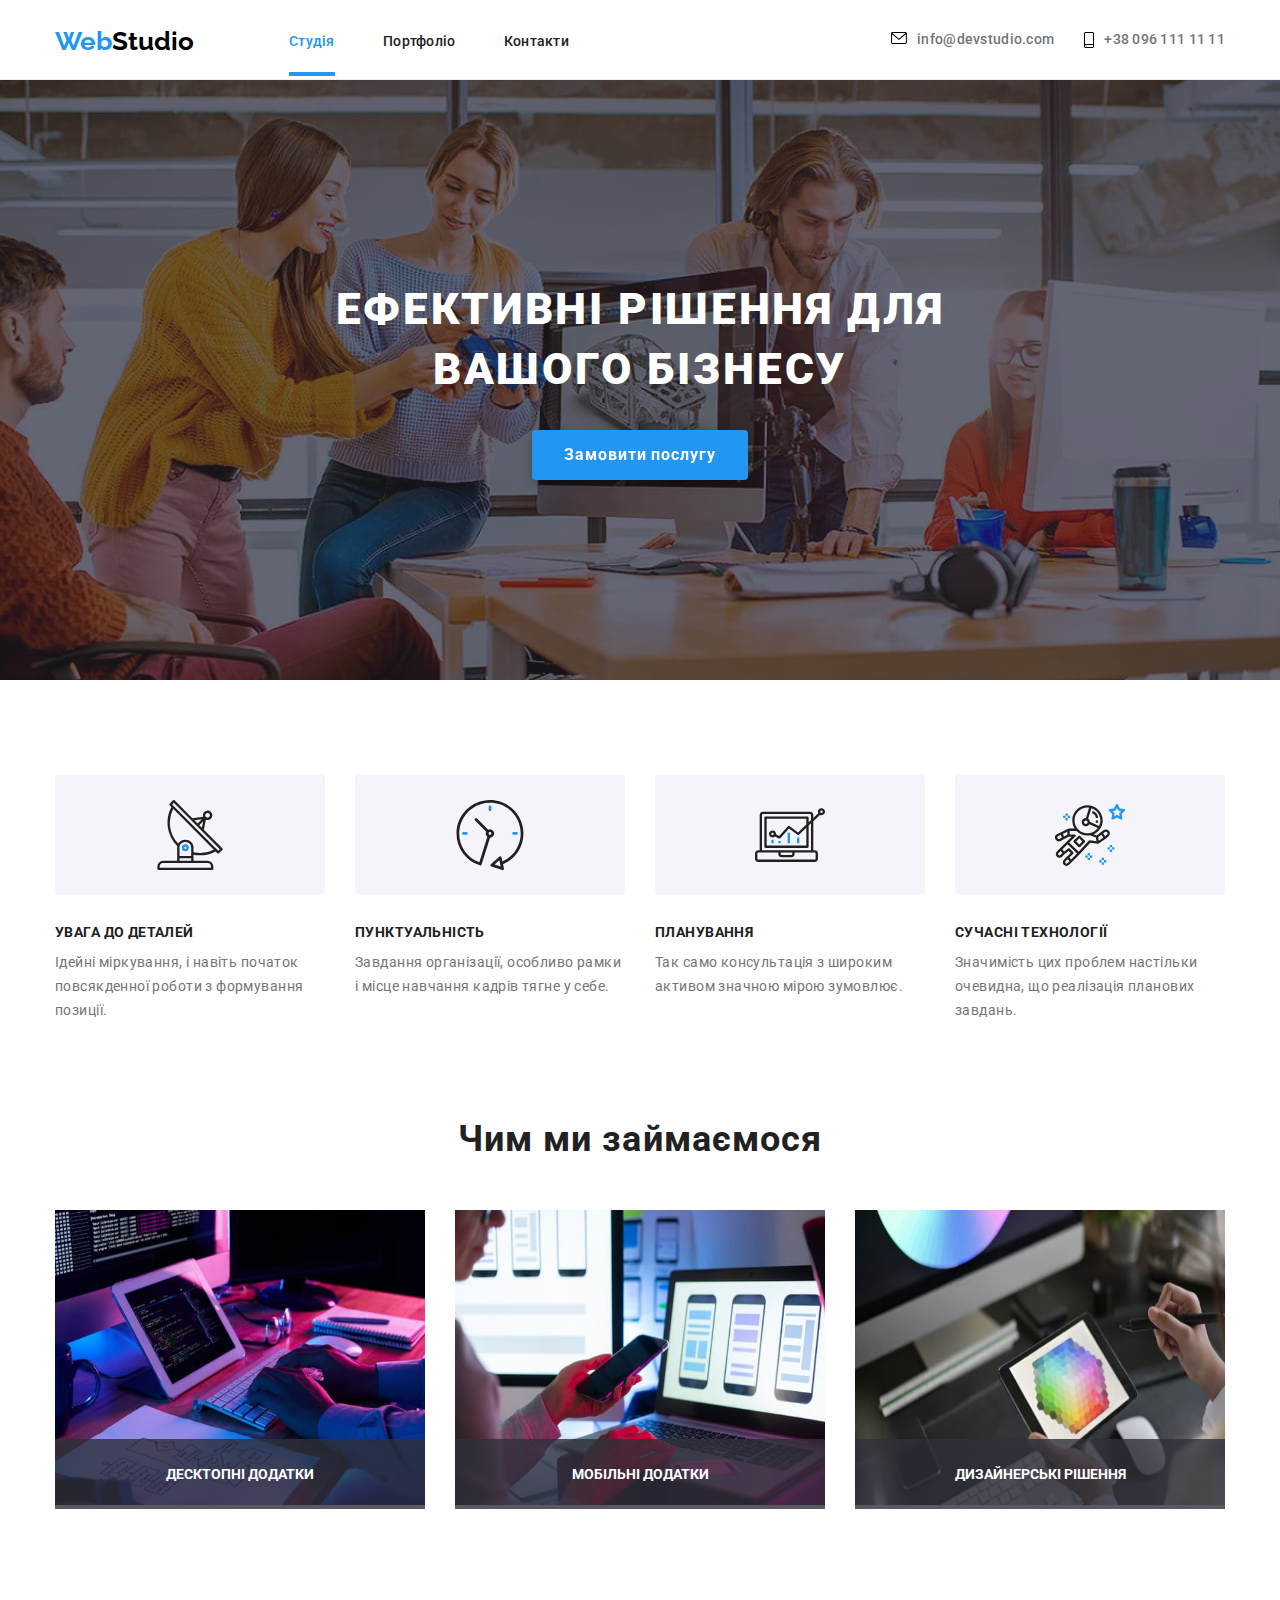
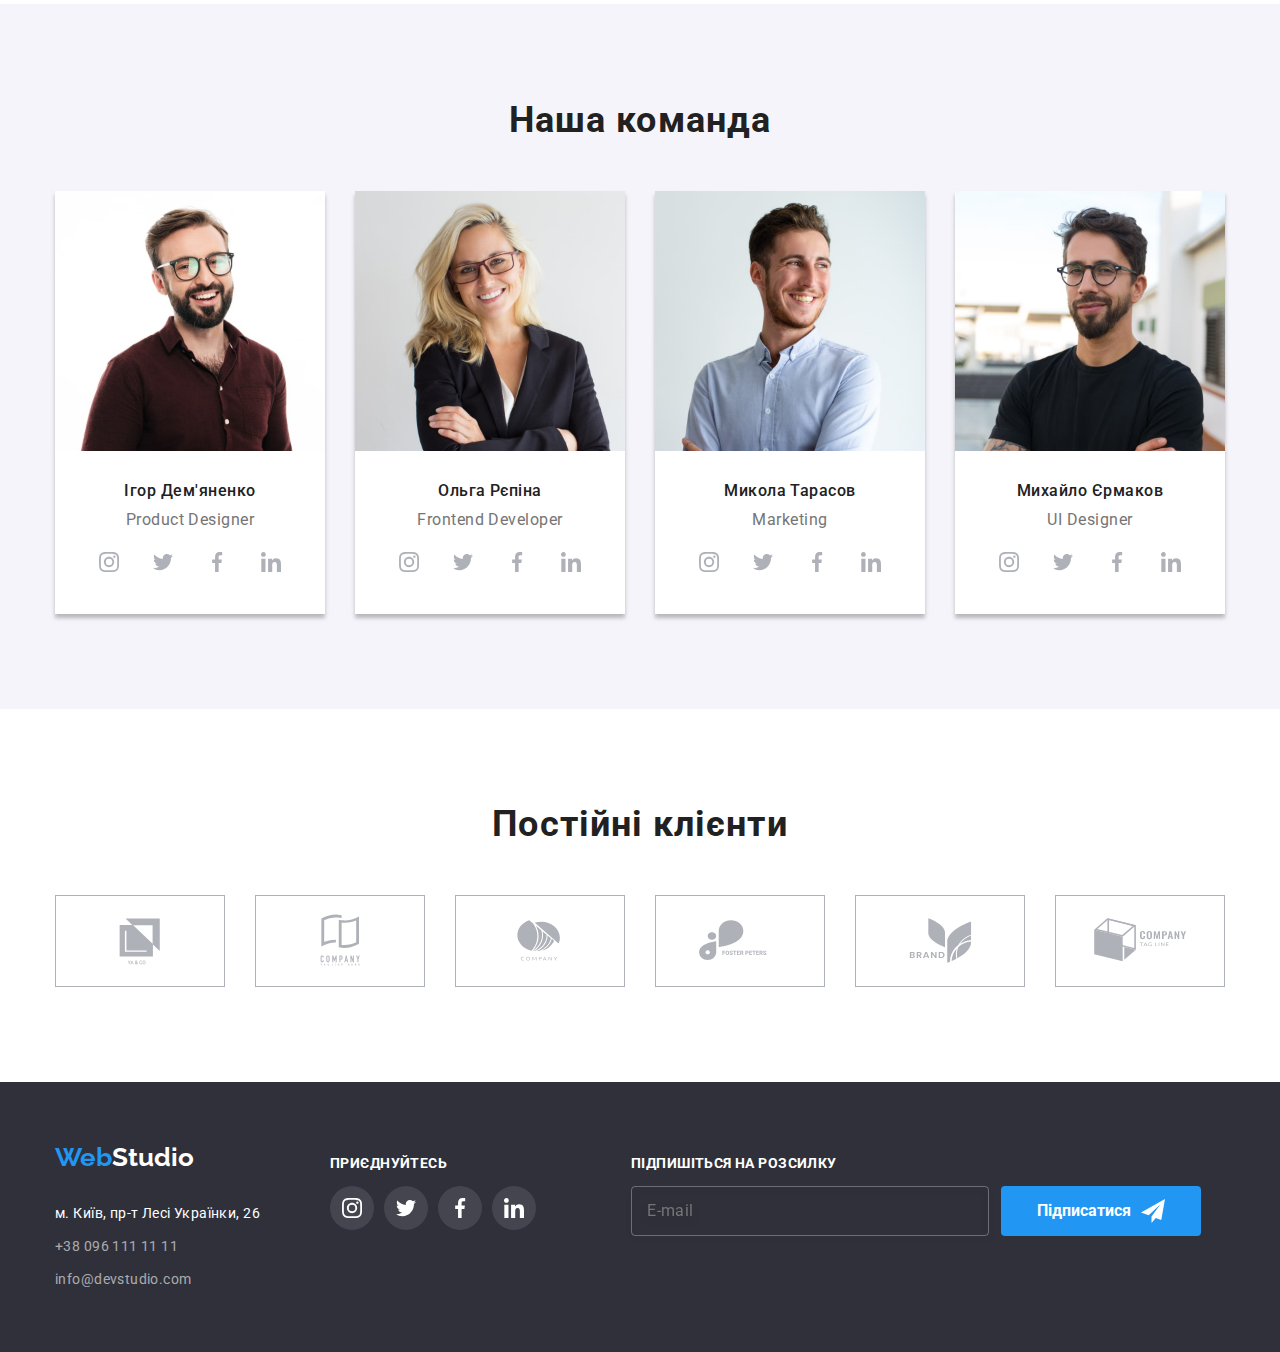
<file: index.html>
<!DOCTYPE html>
<html lang="en">
<head>
    <meta charset="UTF-8">
    <meta http-equiv="X-UA-Compatible" content="IE=edge">
    <meta name="viewport" content="width=device-width, initial-scale=1.0">
    <link
        href="https://fonts.googleapis.com/css2?family=Oleo+Script&family=Raleway:wght@700&family=Roboto:wght@400;500;700;900&display=swap"
        rel="stylesheet">
    <!-- Спочатку нормалізатор -->
    <link rel="stylesheet" href="https://cdnjs.cloudflare.com/ajax/libs/modern-normalize/1.0.0/modern-normalize.min.css" />
    <!-- Потім ваші стилі -->
    <link rel="stylesheet" href="./css/main.min.css">
    <title>Document</title>
</head>
<body>
    <!--верхняя линия-->
    <header class="header">
        <div class="container">
            <div class="header__container">                  
                <!--меню навігації-->
                <nav class="header__nav">
                    <a href="" class="logo logo__header"><span class="logo__web">Web</span>Studio</a>
                    <ul class="header__nav-list">
                        <li class="header__nav-item"><a href="" class="header__nav-link current">Студія</a></li>
                        <li class="header__nav-item"><a href="./portfolio.html" class="header__nav-link">Портфоліо</a></li>
                        <li class="header__nav-item"><a href="" class="header__nav-link">Контакти</a></li>
                    </ul>                        
                </nav>
                <div class="header__contact-container">
                    <a href="mailto:info@devstudio.com" class="email">
                        <svg width="16" height="12">
                            <use href="./images/symbol-defs.svg#icon-email"> </use>
                        </svg>
                        info@devstudio.com</a>
                    <a href="tel:+380961111111" class="phone">
                        <svg width="10" height="16">
                            <use href="./images/symbol-defs.svg#icon-smartphone"> </use>
                        </svg>
                    +38 096 111 11 11</a>
                </div>
            </div>
        </div>
    </header>
    <main class="main">
        <!--шапка-->
        <section class="first-section">
            <div class="container">
                <div class="first-section__container">
                    <h1 class="first-section__tittle">Ефективні рішення для вашого бізнесу</h1>
                    <button type="button" class="first-section__button button" data-modal-open>Замовити послугу</button>
                </div>                  
            </div>
        </section>
        <!--Особливості-->
        <section class="features">
            <div class="container">
                <ul class="features__list">
                    <li class="item">
                        <div class="features__item-container" width="270" height="120">
                            <svg width="70" height="70">
                                <use href="./images/symbol-defs.svg#icon-antenna-1"> </use>
                            </svg>
                        </div>
                        <!--Feature1-->                    
                        <h3 class="features__list-title">УВАГА ДО ДЕТАЛЕЙ</h3>
                        <p class="features__list-text">Ідейні міркування, і навіть початок повсякденної роботи з формування позиції.</p>
                    </li>
                    <li class="item">
                        <div class="features__item-container" width="270" height="120">
                            <svg width="70" height="70">
                                <use href="./images/symbol-defs.svg#icon-clock-1"> </use>
                            </svg>
                        </div>
                        <!--Feature2-->                    
                        <h3 class="features__list-title">ПУНКТУАЛЬНІСТЬ</h3>
                        <p class="features__list-text">Завдання організації, особливо рамки і місце навчання кадрів тягне у себе.</p>            
                    </li>
                    <li class="item">
                        <div class="features__item-container" width="270" height="120">
                            <svg width="70" height="70">
                                <use href="./images/symbol-defs.svg#icon-diagram-1"> </use>
                            </svg>
                        </div>
                        <!--Feature3-->         
                        <h3 class="features__list-title">ПЛАНУВАННЯ</h3>
                        <p class="features__list-text">Так само консультація з широким активом значною мірою зумовлює.</p>         
                    </li>
                    <li class="item">
                        <div class="features__item-container" width="270" height="120">
                            <svg width="70" height="70">
                                <use href="./images/symbol-defs.svg#icon-astronaut-1"> </use>
                            </svg>
                        </div>
                        <!--Feature4-->
                        <h3 class="features__list-title">СУЧАСНІ ТЕХНОЛОГІЇ</h3>
                        <p class="features__list-text">Значимість цих проблем настільки очевидна, що реалізація планових завдань.</p>
                    </li>
                </ul> 
            </div>
        </section>
        <!--Чим ми займаємось-->
        <section class="about">
            <div class="container">
                <h2 class="about__head">Чим ми займаємося</h2>
                <ul class="about__list">
                    <li class="about__item">
                        <img src="images/Box1.jpg" width="370" height="295" alt="чим ми займаємось, рисунок 1">
                        <p class="about__cart-text">Десктопні додатки</p>
                    </li>
                    <li class="about__item">
                        <img src="images/Box2.jpg" width="370" height="295" alt="чим ми займаємось, рисунок 2">
                        <p class="about__cart-text">Мобільні додатки</p>
                    </li>
                    <li class="about__item">
                        <img src="images/Box3.jpg" width="370" height="295" alt="чим ми займаємось, рисунок 3">
                        <p class="about__cart-text">Дизайнерські рішення</p>
                    </li>
                </ul>
            </div>
        </section>
        <!--Наша команда-->
        <section class="team">
            <div class="container">
                <h2 class="team__head">Наша команда</h2>
                <!--team-->
                <div>
                    <ul class="team__list">
                        <li class="team__card">
                            <!--team card 1--> 
                            <img src="images/team1.jpg" width="270" height="260" alt="працівник 1">
                            <div class="team__card-container">
                                <!--name-->
                                <p class="team__card-name">Ігор Дем'яненко</p>
                                <!--work-->
                                <p class="team__card-profession">Product Designer</p>
                                <ul class="team__card-social-list" width="206" height="44">
                                    <li class="social-link-item">
                                        <a href="" class="team__card-social-link">
                                            <svg width="20" height="20" class="team__social__icon">
                                                <use href="./images/symbol-defs.svg#icon-instagram"> </use>
                                            </svg>
                                        </a>
                                    </li>
                                    <li class="social-link-item">
                                        <a href="" class="team__card-social-link">
                                            <svg width="20" height="20" class="team__social__icon">
                                                <use href="./images/symbol-defs.svg#icon-twitter"> </use>
                                            </svg>
                                        </a>
                                    </li>
                                    <li class="social-link-item">
                                        <a href="" class="team__card-social-link">
                                            <svg width="20" height="20" class="team__social__icon">
                                                <use href="./images/symbol-defs.svg#icon-facebook"> </use>
                                            </svg>
                                        </a>
                                    </li>
                                    <li class="social-link-item">
                                        <a href="" class="team__card-social-link">
                                            <svg width="20" height="20" class="team__social__icon">
                                                <use href="./images/symbol-defs.svg#icon-linkedin"> </use>
                                            </svg>
                                        </a>
                                    </li>
                                </ul>                                
                            </div>
                        </li>
                        <li class="team__card">
                            <!--team card 2-->
                            <img src="images/team2.jpg" width="270" height="260" alt="працівник 2">
                            <div class="team__card-container">                                                                <!--name-->
                                <p class="team__card-name">Ольга Рєпіна</p>
                                <!--work-->
                                <p class="team__card-profession">Frontend Developer</p>
                                <ul class="team__card-social-list" width="206" height="44">
                                    <li class="social-link-item">
                                        <a href="" class="team__card-social-link">
                                            <svg width="20" height="20" class="team__social__icon">
                                                <use href="./images/symbol-defs.svg#icon-instagram"> </use>
                                            </svg>
                                        </a>
                                    </li>
                                    <li class="social-link-item">
                                        <a href="" class="team__card-social-link">
                                            <svg width="20" height="20" class="team__social__icon">
                                                <use href="./images/symbol-defs.svg#icon-twitter"> </use>
                                            </svg>
                                        </a>
                                    </li>
                                    <li class="social-link-item">
                                        <a href="" class="team__card-social-link">
                                            <svg width="20" height="20" class="team__social__icon">
                                                <use href="./images/symbol-defs.svg#icon-facebook"> </use>
                                            </svg>
                                        </a>
                                    </li>
                                    <li class="social-link-item">
                                        <a href="" class="team__card-social-link">
                                            <svg width="20" height="20" class="team__social__icon">
                                                <use href="./images/symbol-defs.svg#icon-linkedin"> </use>
                                            </svg>
                                        </a>
                                    </li>
                                </ul>                                
                            </div>
                        </li>
                        <li class="team__card">
                            <!--team card 3-->                                   
                            <img src="images/team3.jpg" width="270" height="260" alt="працівник 3">
                            <div class="team__card-container">
                                <!--name-->
                                <p class="team__card-name">Микола Тарасов</p>
                                <!--work-->
                                <p class="team__card-profession">Marketing</p> 
                                <ul class="team__card-social-list" width="206" height="44">
                                    <li class="social-link-item">
                                        <a href="" class="team__card-social-link">
                                            <svg width="20" height="20" class="team__social__icon">
                                                <use href="./images/symbol-defs.svg#icon-instagram"> </use>
                                            </svg>
                                        </a>
                                    </li>
                                    <li class="social-link-item">
                                        <a href="" class="team__card-social-link">
                                            <svg width="20" height="20" class="team__social__icon">
                                                <use href="./images/symbol-defs.svg#icon-twitter"> </use>
                                            </svg>
                                        </a>
                                    </li>
                                    <li class="social-link-item">
                                        <a href="" class="team__card-social-link">
                                            <svg width="20" height="20" class="team__social__icon">
                                                <use href="./images/symbol-defs.svg#icon-facebook"> </use>
                                            </svg>
                                        </a>
                                    </li>
                                    <li class="social-link-item">
                                        <a href="" class="team__card-social-link">
                                            <svg width="20" height="20" class="team__social__icon">
                                                <use href="./images/symbol-defs.svg#icon-linkedin"> </use>
                                            </svg>
                                        </a>
                                    </li>
                                </ul>                                
                            </div>
                        </li>
                        <li class="team__card">
                            <!--team card 4-->
                            <img src="images/team4.jpg" width="270" height="260" alt="працівник 4">
                            <div class="team__card-container">
                                <!--name-->
                                <p class="team__card-name">Михайло Єрмаков</p>
                                <!--work-->
                                <p class="team__card-profession">UI Designer</p>
                                <ul class="team__card-social-list" width="206" height="44">
                                    <li class="social-link-item">
                                        <a href="" class="team__card-social-link">
                                            <svg width="20" height="20" class="team__social__icon">
                                                <use href="./images/symbol-defs.svg#icon-instagram"> </use>
                                            </svg>
                                        </a>
                                    </li>
                                    <li class="social-link-item">
                                        <a href="" class="team__card-social-link">
                                            <svg width="20" height="20" class="team__social__icon">
                                                <use href="./images/symbol-defs.svg#icon-twitter"> </use>
                                            </svg>
                                        </a>
                                    </li>
                                    <li class="social-link-item">
                                        <a href="" class="team__card-social-link">
                                            <svg width="20" height="20" class="team__social__icon">
                                                <use href="./images/symbol-defs.svg#icon-facebook"> </use>
                                            </svg>
                                        </a>
                                    </li>
                                    <li class="social-link-item">
                                        <a href="" class="team__card-social-link">
                                            <svg width="20" height="20" class="team__social__icon">
                                                <use href="./images/symbol-defs.svg#icon-linkedin"> </use>
                                            </svg>
                                        </a>
                                    </li>
                                </ul>                                
                            </div>
                        </li>
                    </ul>
                </div>
            </div>
        </section>
        <!--Наші клієнти-->
        <section class="clients">
            <div class="container">
                <h2 class="clients__head">Постійні клієнти</h2>
                <ul class="clients__list">
                    <li class="clients__list__item">
                        <a href="" class="clients__list-link">
                        <svg width="41" height="46" class="clients__list-icon">
                            <use href="./images/symbol-defs.svg#icon-client-1"> </use>
                        </svg>
                        </a>
                    </li>
                    <li class="clients__list__item">
                        <a href="" class="clients__list-link">
                        <svg width="41" height="46" class="clients__list-icon">
                            <use href="./images/symbol-defs.svg#icon-client-2"> </use>
                        </svg>                        
                        </a>
                    </li>
                    <li class="clients__list__item">
                        <a href="" class="clients__list-link">
                        <svg width="41" height="46" class="clients__list-icon">
                            <use href="./images/symbol-defs.svg#icon-client-3"> </use>
                        </svg>                        
                        </a>
                    </li>
                    <li class="clients__list__item">
                        <a href="" class="clients__list-link">
                        <svg width="41" height="46" class="clients__list-icon">
                            <use href="./images/symbol-defs.svg#icon-client-4"> </use>
                        </svg>                        
                        </a>
                    </li>
                    <li class="clients__list__item">
                        <a href="" class="clients__list-link">
                        <svg width="41" height="46" class="clients__list-icon">
                            <use href="./images/symbol-defs.svg#icon-client-5"> </use>
                        </svg>                        
                        </a>
                    </li>
                    <li class="clients__list__item">
                        <a href="" class="clients__list-link">
                        <svg width="41" height="46" class="clients__list-icon">
                            <use href="./images/symbol-defs.svg#icon-client-6"> </use>
                        </svg>                        
                        </a>
                    </li>
                </ul>
            </div>            
        </section>
    </main>
    <!--підвал-->
    <footer class="footer">
        <div class="container">
            <div class="footer__container">
                <!--контакти-->
                <div class="footer__address-container">
                    <a href="" class="logo logo--footer"><span class="logo__web">Web</span>Studio</a>
                    <address class="footer__address">м. Київ, пр-т Лесі Українки, 26</address>
                    <a href="tel:+380961111111" class="footer__phone">+38 096 111 11 11</a>
                    <a href="mailto:info@devstudio.com" class="footer__mail">info@devstudio.com</a>    
                </div>
                <div class="footer__social-container">
                    <p class="footer__social-text">Приєднуйтесь</p>
                    <ul class="footer__social-list" width="206" height="44">                    
                        <li class="footer__item">
                            <a href="" class="footer__link-item">
                                <svg width="20" height="20" class="team__social__icon">
                                    <use href="./images/symbol-defs.svg#icon-instagram"> </use>
                                </svg>
                            </a>
                        </li>
                        <li class="footer__item">
                            <a href="" class="footer__link-item">
                                <svg width="20" height="20" class="team__social__icon">
                                    <use href="./images/symbol-defs.svg#icon-twitter"> </use>
                                </svg>
                            </a>
                        </li>
                        <li class="footer__item">
                            <a href="" class="footer__link-item">
                                <svg width="20" height="20" class="team__social__icon">
                                    <use href="./images/symbol-defs.svg#icon-facebook"> </use>
                                </svg>
                            </a>
                        </li>
                        <li class="footer__item">
                            <a href="" class="footer__link-item">
                                <svg width="20" height="20" class="team__social__icon">
                                    <use href="./images/symbol-defs.svg#icon-linkedin"> </use>
                                </svg>
                            </a>
                        </li>
                    </ul> 
                </div>
                <form name="footer-form" class="footer-form">
                    <label for="form-footer-label" class="footer-form__label footer__social-text">Підпишіться на розсилку</label>                    
                    <div class="footer-form__container">
                        <input 
                            type="text" 
                            name="form-footer-label" 
                            id="form-footer-label"
                            placeholder = "E-mail"
                            class="footer-form__input"
                        >
                        <button type="submit" class="footer-form__button button">Підписатися
                            <svg width="24" height="24" class="footer-form__icon">
                                <use href="./images/symbol-defs.svg#icon-send"> </use>
                            </svg>
                        </button>   
                    </div>
                </form>
            </div>
       </div>
    </footer>
    <!--Функционал модального окна-->
    <!--<div class="backdrop is-hidden" data-modal>-->
    <div class="backdrop is-hidden" data-modal>
        <div class="modal">
            <button type="button" class="modal__close" data-modal-close>
                <svg width="11" height="11" class="icon-close">
                    <use href="./images/symbol-defs.svg#icon-close"> </use>
                </svg>
            </button>
           
            <form name="form" class="form">
                                <h2 class="form__head">Залиште свої дані, ми вам передзвонимо</h2> 
                <label for="form-field-label" class="form__label">Ім'я</label>
                <div class="form__field">
                    <input class="form__field-input" id="user-name" type="text" name="user-name">
                    <svg width="13" height="13" class="form__field-icon">
                        <use href="./images/symbol-defs.svg#icon-user"> </use>
                    </svg>
                </div>

                <label for="user-phone" class="form__label">Телефон</label>
                <div class="form__field">
                    <input class="form__field-input" id="user-phone" type="text" name="user-phone">
                    <svg width="13" height="13" class="form__field-icon">
                        <use href="./images/symbol-defs.svg#icon-phone"> </use>
                    </svg>
                </div>

                <label for="user-email" class="form__label">Пошта</label>
                <div class="form__field">
                    <input class="form__field-input" id="user-email" type="text" name="user-email">
                    <svg width="13" height="13" class="form__field-icon">
                        <use href="./images/symbol-defs.svg#icon-email-black"> </use>
                    </svg>
                </div>

                <label for="user-comment" class="form__label">Комментар</label>
                <div class="form__field">
                    <textarea
                        class="form__field-textarea"
                        name="user-comment" 
                        id="user-comment" 
                        placeholder="Введіть текст"
                    ></textarea>
                </div>
                <div class="form__checkbox">                    
                    <input type="checkbox" name="terms-checkbox" id="terms-checkbox" class="form__checkbox-input">
                    <svg width="18" height="18" class="form__checkbox-icon">
                        <use href="./images/symbol-defs.svg#icon-check"> </use>
                    </svg>
                    <label for="terms-checkbox"  class="form__checkbox-label">Погоджуюся з розсилкою та приймаю <a href="" class="form__checkbox-link">Умови договору</a></label>
                </div>
                <button type="submit" class="form__field-button">Відправити</button>
            </form>
        </div>
    </div>
    <script src="./js/modal.js"></script>
</body>
</html>
</file>
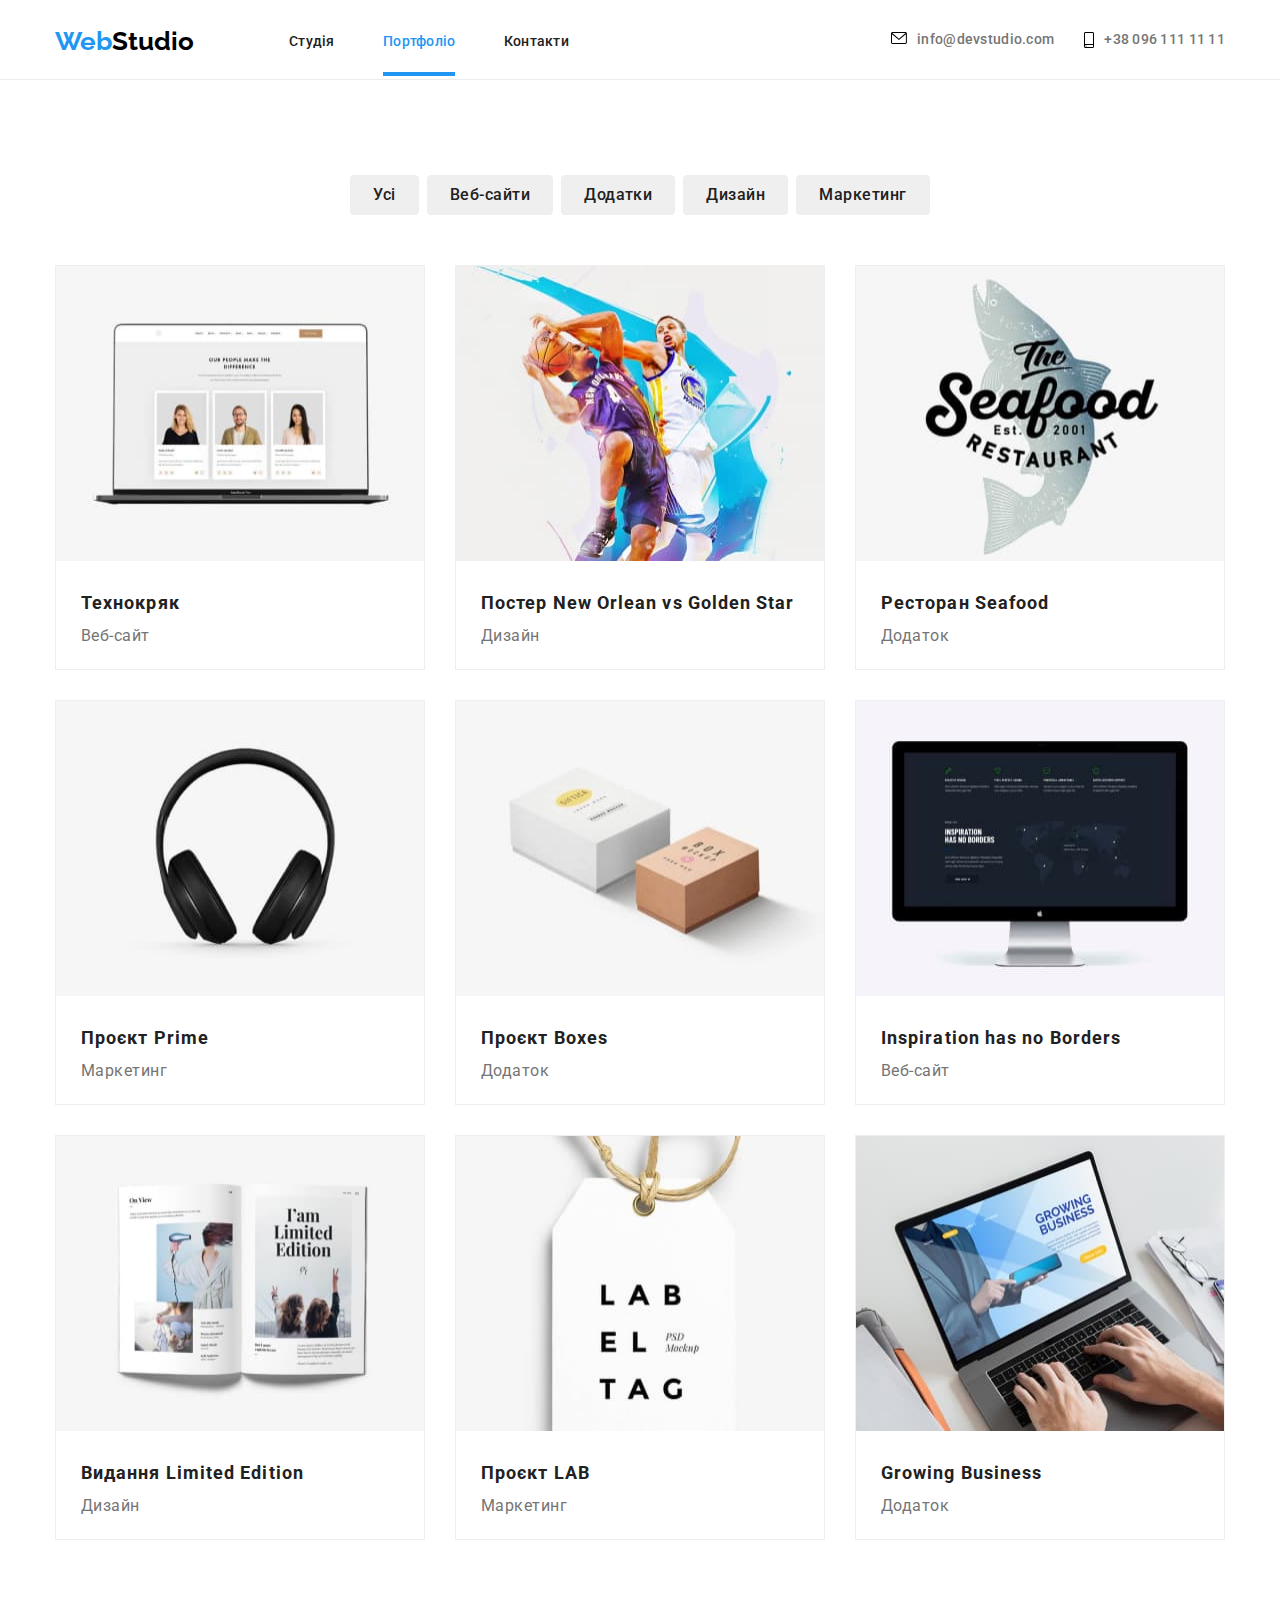
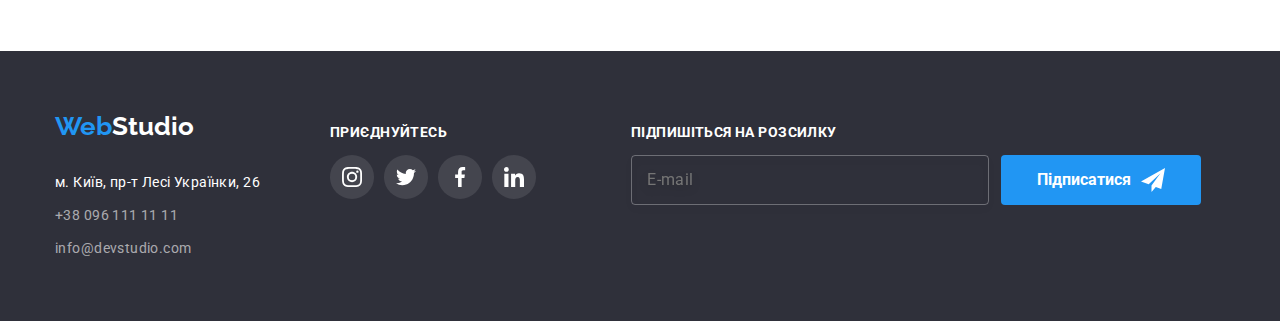
<file: portfolio.html>
<!DOCTYPE html>
<html lang="en">
<head>
    <meta charset="UTF-8">
    <meta http-equiv="X-UA-Compatible" content="IE=edge">
    <meta name="viewport" content="width=device-width, initial-scale=1.0">
    <link
        href="https://fonts.googleapis.com/css2?family=Oleo+Script&family=Raleway:wght@700&family=Roboto:wght@400;500;700;900&display=swap"
        rel="stylesheet">
    <!-- Спочатку нормалізатор -->
    <link rel="stylesheet"
        href="https://cdnjs.cloudflare.com/ajax/libs/modern-normalize/1.0.0/modern-normalize.min.css" />
    <!-- Потім ваші стилі -->
    <link rel="stylesheet" href="./css/main.min.css">
    <title>Document</title>
</head>
<body>
    <!--верхняя линия-->
    <header class="header">
        <div class="container">
            <div class="header__container">
                <!--меню навігації-->
                <nav class="header__nav">
                    <a href="" class="logo logo__header"><span class="logo__web">Web</span>Studio</a>
                    <ul class="header__nav-list">
                        <li class="header__nav-item"><a href="./index.html" class="header__nav-link">Студія</a></li>
                        <li class="header__nav-item"><a href="#" class="header__nav-link  current">Портфоліо</a></li>
                        <li class="header__nav-item"><a href="#" class="header__nav-link">Контакти</a></li>
                    </ul>
                </nav>
                <div class="header__contact-container">
                    <a href="mailto:info@devstudio.com" class="email">
                        <svg width="16" height="12">
                            <use href="./images/symbol-defs.svg#icon-email"> </use>
                        </svg>
                        info@devstudio.com</a>
                    <a href="tel:+380961111111" class="phone">
                        <svg width="10" height="16">
                            <use href="./images/symbol-defs.svg#icon-smartphone"> </use>
                        </svg>
                        +38 096 111 11 11</a>
                </div>
            </div>
        </div>
    </header>
    <main class="main-content">
        <!--секция галерея-->
        <section class="works">
            <div class="container">
                <ul class="works__list">
                    <li class="works__list-item"><button type="button" class="works-button">Усі</button></li>
                    <li class="works__list-item"><button type="button" class="works-button">Веб-сайти</button></li>
                    <li class="works__list-item"><button type="button" class="works-button">Додатки</button></li>
                    <li class="works__list-item"><button type="button" class="works-button">Дизайн</button></li>
                    <li class="works__list-item"><button type="button" class="works-button">Маркетинг</button></li>
                </ul>
                <ul class="gallery">
                    <li class="gallery__item">
                        <!--Project1-->
                        <a href="#" class="gallery-card">
                            <div class="gallery__container">
                                <img src="./images/portfolio-img1.jpg" alt="Технокряк" width="370" height="295" class="gallery__picture">
                                <div class="gallery__overlay">
                                    <p class="gallery__overlay-text">
                                        Ресурс пропонує комплексні пропозиції з різним рівнем функціоналу та сервісів. Все це дозволить відвідувачу отримати
                                        вичерпні відомості про компанію чи приватну особу.
                                    </p>
                                </div>
                            </div>
                            <div class="gallery__head-text">
                                <h3 class="gallery__card-head">Технокряк</h3>
                                <p class="gallery__card-text">Веб-сайт</p>
                            </div>
                        </a>
                    </li>
                    <li class="gallery__item">
                        <!--Project2-->
                        <a href="#" class="gallery-card">
                            <div class="gallery__container">
                                <img src="./images/portfolio-img2.jpg" alt="Постер New Orlean vs Golden Star" width="370" height="295" class="gallery__picture">
                                <div class="gallery__overlay">
                                    <p class="gallery__overlay-text">
                                        Ресурс пропонує комплексні пропозиції з різним рівнем функціоналу та сервісів. Все це дозволить відвідувачу
                                        отримати
                                        вичерпні відомості про компанію чи приватну особу.
                                    </p>
                                </div>
                            </div>
                            <div class="gallery__head-text">
                                <h3 class="gallery__card-head">Постер New Orlean vs Golden Star</h3>
                                <p class="gallery__card-text">Дизайн</p>
                            </div>                            
                        </a>
                    </li>
                    <li class="gallery__item">
                        <!--Project3-->
                        <a href="#" class="gallery-card">
                            <div class="gallery__container">
                                <img src="./images/portfolio-img3.jpg" alt="Ресторан Seafood" width="370" height="295" class="gallery__picture">
                                <div class="gallery__overlay">
                                    <p class="gallery__overlay-text">
                                        Ресурс пропонує комплексні пропозиції з різним рівнем функціоналу та сервісів. Все це дозволить відвідувачу
                                        отримати
                                        вичерпні відомості про компанію чи приватну особу.
                                    </p>
                                </div>
                            </div>
                            <div class="gallery__head-text">
                                <h3 class="gallery__card-head">Ресторан Seafood</h3>
                                <p class="gallery__card-text">Додаток</p>
                            </div>
                        </a>
                    </li>
                    <li class="gallery__item">
                        <!--Project4-->
                        <a href="#" class="gallery-card">
                            <div class="gallery__container">
                                <img src="./images/portfolio-img4.jpg" alt="Проєкт Prime" width="370" height="295" class="gallery__picture">
                                <div class="gallery__overlay">
                                    <p class="gallery__overlay-text">
                                        Ресурс пропонує комплексні пропозиції з різним рівнем функціоналу та сервісів. Все це дозволить відвідувачу
                                        отримати
                                        вичерпні відомості про компанію чи приватну особу.
                                    </p>
                                </div>
                            </div>
                            <div class="gallery__head-text">
                                <h3 class="gallery__card-head">Проєкт Prime</h3>
                                <p class="gallery__card-text">Маркетинг</p>
                            </div>                            
                        </a>
                    </li>
                    <li class="gallery__item">
                        <!--Project5-->
                        <a href="#" class="gallery-card">
                            <div class="gallery__container">
                                <img src="./images/portfolio-img5.jpg" alt="Проєкт Boxes" width="370" height="295" class="gallery__picture">
                                <div class="gallery__overlay">
                                    <p class="gallery__overlay-text">
                                        Ресурс пропонує комплексні пропозиції з різним рівнем функціоналу та сервісів. Все це дозволить відвідувачу
                                        отримати
                                        вичерпні відомості про компанію чи приватну особу.
                                    </p>
                                </div>                          
                            </div>
                            <div class="gallery__head-text">
                                <h3 class="gallery__card-head">Проєкт Boxes</h3>
                                <p class="gallery__card-text">Додаток</p>
                            </div>                              
                        </a>
                    </li>
                    <li class="gallery__item">
                        <!--Project6-->
                        <a href="#" class="gallery-card">
                            <div class="gallery__container">
                                <img src="./images/portfolio-img6.jpg" alt="Inspiration has no Borders" width="370" height="295" class="gallery__picture">
                                <div class="gallery__overlay">
                                    <p class="gallery__overlay-text">
                                        Ресурс пропонує комплексні пропозиції з різним рівнем функціоналу та сервісів. Все це дозволить відвідувачу
                                        отримати
                                        вичерпні відомості про компанію чи приватну особу.
                                    </p>
                                </div>
                            </div> 
                            <div class="gallery__head-text">
                                <h3 class="gallery__card-head">Inspiration has no Borders</h3>
                                <p class="gallery__card-text">Веб-сайт</p>
                            </div>                             
                        </a>
                    </li>
                    <li class="gallery__item">
                        <!--Project7-->
                        <a href="#" class="gallery-card">
                            <div class="gallery__container">
                                <img src="./images/portfolio-img7.jpg" alt="Видання Limited Edition" width="370" height="295" class="gallery__picture">
                                <div class="gallery__overlay">
                                    <p class="gallery__overlay-text">
                                        Ресурс пропонує комплексні пропозиції з різним рівнем функціоналу та сервісів. Все це дозволить відвідувачу
                                        отримати
                                        вичерпні відомості про компанію чи приватну особу.
                                    </p>
                                </div>
                            </div>
                            <div class="gallery__head-text">
                                <h3 class="gallery__card-head">Видання Limited Edition</h3>
                                <p class="gallery__card-text">Дизайн</p>
                            </div>                            
                        </a>
                    </li>
                    <li class="gallery__item">
                        <!--Project8-->
                        <a href="#" class="gallery-card"> 
                            <div class="gallery__container">
                                <img src="./images/portfolio-img8.jpg" alt="Проєкт LAB" width="370" height="295" class="gallery__picture">
                                <div class="gallery__overlay">
                                    <p class="gallery__overlay-text">
                                        Ресурс пропонує комплексні пропозиції з різним рівнем функціоналу та сервісів. Все це дозволить відвідувачу
                                        отримати
                                        вичерпні відомості про компанію чи приватну особу.
                                    </p>
                                </div>
                            </div>
                            <div class="gallery__head-text">
                                <h3 class="gallery__card-head">Проєкт LAB</h3>
                                <p class="gallery__card-text">Маркетинг</p>
                            </div>                             
                        </a>
                    </li>
                    <li class="gallery__item">
                        <!--Project9-->
                        <a href="#" class="gallery-card">
                            <div class="gallery__container">
                                <img src="./images/portfolio-img9.jpg" alt="Growing Business" width="370" height="295" class="gallery__picture">
                                <div class="gallery__overlay">
                                    <p class="gallery__overlay-text">
                                        Ресурс пропонує комплексні пропозиції з різним рівнем функціоналу та сервісів. Все це дозволить відвідувачу
                                        отримати
                                        вичерпні відомості про компанію чи приватну особу.
                                    </p>
                                </div>
                            </div>
                            <div class="gallery__head-text">
                                <h3 class="gallery__card-head">Growing Business</h3>
                                <p class="gallery__card-text">Додаток</p>
                            </div>                            
                        </a>
                    </li>
                </ul>
            </div>            
        </section>
    </main>
    <!--підвал-->
    <footer class="footer">
        <div class="container">
            <div class="footer__container">
                <!--контакти-->
                <div class="footer__address-container">
                    <a href="#" class="logo logo--footer"><span class="logo__web">Web</span>Studio</a>
                    <address class="footer__address">м. Київ, пр-т Лесі Українки, 26</address>
                    <a href="tel:+380961111111" class="footer__phone">+38 096 111 11 11</a>
                    <a href="mailto:info@devstudio.com" class="footer__mail">info@devstudio.com</a>
                </div>
                <div class="footer__social-container">
                    <p class="footer__social-text">Приєднуйтесь</p>
                    <ul class="footer__social-list" width="206" height="44">
                        <li class="footer__item">
                            <a href="" class="footer__link-item">
                                <svg width="20" height="20" class="team__social__icon">
                                    <use href="./images/symbol-defs.svg#icon-instagram"> </use>
                                </svg>
                            </a>
                        </li>
                        <li class="footer__item">
                            <a href="" class="footer__link-item">
                                <svg width="20" height="20" class="team__social__icon">
                                    <use href="./images/symbol-defs.svg#icon-twitter"> </use>
                                </svg>
                            </a>
                        </li>
                        <li class="footer__item">
                            <a href="" class="footer__link-item">
                                <svg width="20" height="20" class="team__social__icon">
                                    <use href="./images/symbol-defs.svg#icon-facebook"> </use>
                                </svg>
                            </a>
                        </li>
                        <li class="footer__item">
                            <a href="" class="footer__link-item">
                                <svg width="20" height="20" class="team__social__icon">
                                    <use href="./images/symbol-defs.svg#icon-linkedin"> </use>
                                </svg>
                            </a>
                        </li>
                    </ul>
                </div>
                <form name="footer-form" class="footer-form">
                    <label for="form-footer-label" class="footer-form__label footer__social-text">Підпишіться на
                        розсилку</label>
                    <div class="footer-form__container">
                        <input type="text" name="form-footer-label" id="form-footer-label" placeholder="E-mail"
                            class="footer-form__input">
                        <button type="submit" class="footer-form__button button">Підписатися
                            <svg width="24" height="24" class="footer-form__icon">
                                <use href="./images/symbol-defs.svg#icon-send"> </use>
                            </svg>
                        </button>
                    </div>
                </form>
            </div>
        </div>
    </footer>
</body>        
</html>
</file>
<file: css/main.min.css>
:root{--backgrount-color: #Fff;--primary-text-color: #212121;--text-color-buttonlink: #2196F3;--text-color-active: #ffffff;--text-color: #757575;--background-button: #F5F4FA;--background-first-section: #2F303A;--background-gradient: rgba(47, 48, 58, 0.4);--background-card-text: rgba(47, 48, 58, 0.8);--backgrount-footer-item: rgba(255, 255, 255, 0.1);--background-overlay: rgba(33, 150, 243, 0.9);--background-backdrop: rgba(0, 0, 0, 0.2);--color-logo: #000000;--color-footer-mail-phone: rgba(255, 255, 255, 0.6);--color-border: #eeeeee;--color-border-header: #ececec;--color-border-form: rgba(33, 33, 33, 0.2);--color-active-form: rgba(33, 150, 243, 1);--color-fill-icons: #AFB1B8;--color-shadow: rgba(0, 0, 0, 0.25);--color-border-button: rgba(0, 0, 0, 0.1)}*,*::before,*::after{-webkit-box-sizing:border-box;box-sizing:border-box}body{background-color:var(--backgrount-color);color:var(--primary-text-color);border:none;font-family:"Roboto",sans-serif;list-style:none}.main{margin:0,auto}.about{padding:0 0 95px}.about__head{font-weight:700;font-size:36px;line-height:1.17;text-align:center;letter-spacing:.03em;height:42px;margin:0 0 50px}.about__list{display:-webkit-box;display:-ms-flexbox;display:flex;-webkit-box-pack:center;-ms-flex-pack:center;justify-content:center;gap:30px;list-style:none;margin:0;padding:0}.about__item{position:relative}.about__cart-text{position:absolute;bottom:0;left:0;text-transform:uppercase;width:100%;height:70px;margin:0;background-color:var(--background-card-text);color:var(--backgrount-color);text-align:center;line-height:70px;font-size:14px;font-weight:700}.backdrop{position:fixed;top:0;left:0;width:100%;height:100%;background-color:var(--background-backdrop);opacity:1;-webkit-transition:opacity 500ms cubic-bezier(0.4, 0, 0.2, 1);transition:opacity 500ms cubic-bezier(0.4, 0, 0.2, 1)}.backdrop.is-hidden{opacity:0;visibility:hidden;pointer-events:none}.backdrop.is-hidden .modal{-webkit-transform:translate(-50%, -50%) 250ms cubic-bezier(0.4, 0, 0.2, 1),scale(0.9) 250ms cubic-bezier(0.4, 0, 0.2, 1);transform:translate(-50%, -50%) 250ms cubic-bezier(0.4, 0, 0.2, 1),scale(0.9) 250ms cubic-bezier(0.4, 0, 0.2, 1)}.button{background-color:var(--text-color-buttonlink);color:var(--text-color-active);border:none;cursor:pointer;border-radius:4px}.button:hover,.button:focus{background-color:var(--text-color-buttonlink);color:var(--text-color-active);border:none}.works{padding:95px 0}.works__list{display:-webkit-box;display:-ms-flexbox;display:flex;-webkit-box-pack:center;-ms-flex-pack:center;justify-content:center;gap:8px;list-style:none;margin:0 0 50px;padding:0}.works-button{padding:6px 22px;color:var(--primary-text-color);font-weight:500;line-height:26px;font-size:16px;text-align:center;letter-spacing:.03em;border:1px solid var(--color-border);border-radius:4px;-webkit-transition:background-color 250ms cubic-bezier(0.4, 0, 0.2, 1),color 250ms cubic-bezier(0.4, 0, 0.2, 1),border 250ms cubic-bezier(0.4, 0, 0.2, 1),-webkit-box-shadow 250ms cubic-bezier(0.4, 0, 0.2, 1);transition:background-color 250ms cubic-bezier(0.4, 0, 0.2, 1),color 250ms cubic-bezier(0.4, 0, 0.2, 1),border 250ms cubic-bezier(0.4, 0, 0.2, 1),-webkit-box-shadow 250ms cubic-bezier(0.4, 0, 0.2, 1);transition:background-color 250ms cubic-bezier(0.4, 0, 0.2, 1),color 250ms cubic-bezier(0.4, 0, 0.2, 1),box-shadow 250ms cubic-bezier(0.4, 0, 0.2, 1),border 250ms cubic-bezier(0.4, 0, 0.2, 1);transition:background-color 250ms cubic-bezier(0.4, 0, 0.2, 1),color 250ms cubic-bezier(0.4, 0, 0.2, 1),box-shadow 250ms cubic-bezier(0.4, 0, 0.2, 1),border 250ms cubic-bezier(0.4, 0, 0.2, 1),-webkit-box-shadow 250ms cubic-bezier(0.4, 0, 0.2, 1)}.works-button:hover,.works-button:focus{color:var(--text-color-active);-webkit-box-shadow:0px 3px 1px rgba(0,0,0,.1),0px 1px 2px rgba(0,0,0,.08),0px 2px 2px rgba(0,0,0,.12);box-shadow:0px 3px 1px rgba(0,0,0,.1),0px 1px 2px rgba(0,0,0,.08),0px 2px 2px rgba(0,0,0,.12);background-color:var(--text-color-buttonlink);border:0px solid var(--text-color-buttonlink)}.clients{margin:0 0 95px}.clients__head{display:block;text-align:center;margin:94px 0 50px;font-size:36px;line-height:1.17;letter-spacing:.03em}.clients__list{list-style:none;display:-webkit-box;display:-ms-flexbox;display:flex;-webkit-box-pack:center;-ms-flex-pack:center;justify-content:center;gap:30px;margin:0;padding:0}.clients__list-link{display:-webkit-box;display:-ms-flexbox;display:flex;-webkit-box-pack:center;-ms-flex-pack:center;justify-content:center;-webkit-box-align:center;-ms-flex-align:center;align-items:center;width:170px;height:92px;margin:0;padding:0;border-radius:4px}.clients__list-icon{width:100%;height:100%;fill:var(--color-fill-icons)}.clients__list-link .clients__list-icon{border:1px solid var(--color-fill-icons);-webkit-transition:fill 250ms cubic-bezier(0.4, 0, 0.2, 1),border 250ms cubic-bezier(0.4, 0, 0.2, 1);transition:fill 250ms cubic-bezier(0.4, 0, 0.2, 1),border 250ms cubic-bezier(0.4, 0, 0.2, 1)}.clients__list-link:focus .clients__list-icon,.clients__list-link:hover .clients__list-icon{border:1px solid var(--text-color-buttonlink);fill:var(--text-color-buttonlink)}.email{display:-webkit-box;display:-ms-flexbox;display:flex;gap:10px;-ms-flex-line-pack:center;align-content:center;text-decoration:none;color:var(--text-color);font-size:14px;line-height:1.14;letter-spacing:.02em;font-weight:500;-webkit-transition:color 250ms cubic-bezier(0.4, 0, 0.2, 1),fill 250ms cubic-bezier(0.4, 0, 0.2, 1);transition:color 250ms cubic-bezier(0.4, 0, 0.2, 1),fill 250ms cubic-bezier(0.4, 0, 0.2, 1)}.email:hover,.email:focus{color:var(--text-color-buttonlink);fill:var(--text-color-buttonlink)}.first-section{max-width:1600px;height:600px;padding:200px 0;margin:0 auto;background-image:-webkit-gradient(linear, left top, right top, from(var(--background-gradient)), to(var(--background-gradient))),url(../images/main.jpg);background-image:linear-gradient(to right, var(--background-gradient), var(--background-gradient)),url(../images/main.jpg);background-repeat:no-repeat;background-position:center;background-size:cover}.first-section__container{height:200px;-webkit-box-orient:vertical;-webkit-box-direction:normal;-ms-flex-direction:column;flex-direction:column;display:-webkit-box;display:-ms-flexbox;display:flex;-webkit-box-align:center;-ms-flex-align:center;align-items:center}.first-section__tittle{width:696px;color:var(--text-color-active);margin:0 0 30px;font-weight:900;font-size:44px;line-height:1.36;text-align:center;letter-spacing:.06em;text-transform:uppercase}.first-section__button{display:inline-block;width:216px;height:50px;min-height:50px;background-color:var(--text-color-buttonlink);color:var(--text-color-active);font-size:16px;font-style:normal;font-weight:700;line-height:1.88;letter-spacing:.06em;-webkit-filter:drop-shadow(0px 4px 4px rgba(0, 0, 0, 0.25));filter:drop-shadow(0px 4px 4px rgba(0, 0, 0, 0.25));border-radius:4px}.footer{background-color:var(--background-first-section);padding:60px 0}.footer__container{display:-webkit-box;display:-ms-flexbox;display:flex;-webkit-box-orient:horizontal;-webkit-box-direction:normal;-ms-flex-direction:row;flex-direction:row}.footer__address-container{display:-webkit-box;display:-ms-flexbox;display:flex;-webkit-box-orient:vertical;-webkit-box-direction:normal;-ms-flex-direction:column;flex-direction:column;gap:9px}.footer__address{color:var(--text-color-active);font-size:14px;line-height:1.71;letter-spacing:.03em;font-style:normal}.footer__phone{color:var(--color-footer-mail-phone);text-decoration:none;font-size:14px;line-height:1.71;letter-spacing:.03em}.footer__mail{text-decoration:none;color:var(--color-footer-mail-phone);font-size:14px;line-height:1.71;letter-spacing:.03em}.footer__social-container{margin:0 95px 0 70px}.footer__social-text{font-family:"Roboto";font-style:normal;font-size:14px;line-height:1.14;letter-spacing:.03em;font-weight:700;color:var(--text-color-active);text-transform:uppercase}.footer__social-list{display:-webkit-box;display:-ms-flexbox;display:flex;margin:0;padding:0;gap:10px;list-style:none}.footer__link-item{width:44px;height:44px;display:-webkit-box;display:-ms-flexbox;display:flex;-webkit-box-pack:center;-ms-flex-pack:center;justify-content:center;-webkit-box-align:center;-ms-flex-align:center;align-items:center;border-radius:50%;fill:var(--text-color-active);background-color:var(--backgrount-footer-item);-webkit-transition:background-color 250ms cubic-bezier(0.4, 0, 0.2, 1);transition:background-color 250ms cubic-bezier(0.4, 0, 0.2, 1)}.footer__link-item:hover,.footer__link-item:focus{border-radius:50%;background-color:var(--text-color-buttonlink)}.footer-form__label{display:inline-block;margin:14px 0;width:350px}.footer-form__container{margin:0;width:100%;display:-webkit-box;display:-ms-flexbox;display:flex}.footer-form__input{width:358px;height:50px;margin-right:12px;padding:15px;border:1px solid rgba(255,255,255,.3);-webkit-filter:drop-shadow(0px 4px 4px rgba(0, 0, 0, 0.15));filter:drop-shadow(0px 4px 4px rgba(0, 0, 0, 0.15));border-radius:4px;background-color:inherit;color:var(--text-color-active)}.footer-form__input::-webkit-input-placeholder{font-family:"Roboto";font-style:normal;font-weight:400;font-size:16px;line-height:1.25;letter-spacing:.03em}.footer-form__input::-moz-placeholder{font-family:"Roboto";font-style:normal;font-weight:400;font-size:16px;line-height:1.25;letter-spacing:.03em}.footer-form__input:-ms-input-placeholder{font-family:"Roboto";font-style:normal;font-weight:400;font-size:16px;line-height:1.25;letter-spacing:.03em}.footer-form__input::-ms-input-placeholder{font-family:"Roboto";font-style:normal;font-weight:400;font-size:16px;line-height:1.25;letter-spacing:.03em}.footer-form__input::placeholder{font-family:"Roboto";font-style:normal;font-weight:400;font-size:16px;line-height:1.25;letter-spacing:.03em}.footer-form__button{width:200px;margin:0;padding:0;display:-webkit-box;display:-ms-flexbox;display:flex;-webkit-box-align:center;-ms-flex-align:center;align-items:center;-webkit-box-pack:center;-ms-flex-pack:center;justify-content:center;gap:10px;border:none;font-family:"Roboto";font-style:normal;font-weight:700;font-size:16px;line-height:1.875}.footer-form__icon{fill:var(--backgrount-color)}.form__head{margin:0 0 12px 0;font-family:"Roboto";font-style:normal;font-weight:700;font-size:20px;line-height:1.15;letter-spacing:.03em;text-align:center;color:var(--primary-text-color)}.form__label{display:inline-block;font-family:"Roboto";font-style:normal;font-weight:400;font-size:12px;line-height:14px;letter-spacing:.01em;color:var(--text-color);margin-bottom:4px}.form__field{position:relative}.form__field-input{width:100%;height:40px;padding:0 12px 0 42px;border:1px solid var(--color-border-form);border-radius:4px;outline:none;-webkit-transition:border 250ms cubic-bezier(0.4, 0, 0.2, 1);transition:border 250ms cubic-bezier(0.4, 0, 0.2, 1)}.form__field-input:focus{border:1px solid var(--color-active-form)}.form__field-input+.form__field-icon{fill:var(--color-logo);-webkit-transition:fill 250ms cubic-bezier(0.4, 0, 0.2, 1);transition:fill 250ms cubic-bezier(0.4, 0, 0.2, 1)}.form__field-input:focus+.form__field-icon{fill:var(--color-active-form)}.form__field-icon{position:absolute;left:12px;top:50%;-webkit-transform:translateY(-50%);transform:translateY(-50%)}.form__field-textarea{width:100%;height:120px;resize:none;margin-bottom:20px;padding:12px 16px;border:1px solid var(--color-border-form);border-radius:4px;outline:none;-webkit-transition:border 250ms cubic-bezier(0.4, 0, 0.2, 1);transition:border 250ms cubic-bezier(0.4, 0, 0.2, 1)}.form__field-textarea:focus{border:1px solid var(--color-active-form)}.form__field-textarea::-webkit-input-placeholder{font-family:"Roboto";font-style:normal;font-weight:400;font-size:12px;line-height:1.167;letter-spacing:.01em;color:rgba(117,117,117,.5)}.form__field-textarea::-moz-placeholder{font-family:"Roboto";font-style:normal;font-weight:400;font-size:12px;line-height:1.167;letter-spacing:.01em;color:rgba(117,117,117,.5)}.form__field-textarea:-ms-input-placeholder{font-family:"Roboto";font-style:normal;font-weight:400;font-size:12px;line-height:1.167;letter-spacing:.01em;color:rgba(117,117,117,.5)}.form__field-textarea::-ms-input-placeholder{font-family:"Roboto";font-style:normal;font-weight:400;font-size:12px;line-height:1.167;letter-spacing:.01em;color:rgba(117,117,117,.5)}.form__field-textarea::placeholder{font-family:"Roboto";font-style:normal;font-weight:400;font-size:12px;line-height:1.167;letter-spacing:.01em;color:rgba(117,117,117,.5)}.form__checkbox{margin-bottom:30px;display:-webkit-box;display:-ms-flexbox;display:flex;-webkit-box-align:center;-ms-flex-align:center;align-items:center;gap:8px}.form__checkbox-input{-webkit-appearance:none;-moz-appearance:none;appearance:none}.form__checkbox-link{color:var(--text-color-buttonlink);-webkit-text-decoration-line:underline;text-decoration-line:underline}.form__checkbox-icon{width:16px;height:15px;border:2px solid var(--color-logo);border-radius:2px;-webkit-box-shadow:0px 4px 4px rgba(0,0,0,.25);box-shadow:0px 4px 4px rgba(0,0,0,.25);fill:rgba(0,0,0,0);-webkit-transition:border 250ms cubic-bezier(0.4, 0, 0.2, 1),fill 250ms cubic-bezier(0.4, 0, 0.2, 1),background-color 250ms cubic-bezier(0.4, 0, 0.2, 1);transition:border 250ms cubic-bezier(0.4, 0, 0.2, 1),fill 250ms cubic-bezier(0.4, 0, 0.2, 1),background-color 250ms cubic-bezier(0.4, 0, 0.2, 1)}.form__checkbox-input:checked+.form__checkbox-icon{fill:var(--text-color-active);background-color:var(--text-color-buttonlink);border:2px solid var(--text-color-buttonlink)}.form__field-button{position:absolute;bottom:40px;left:50%;-webkit-transform:translateX(-50%);transform:translateX(-50%);width:200px;height:50px;outline:none;border:none;border-radius:4px;background-color:var(--text-color-buttonlink);color:var(--backgrount-color);-webkit-filter:drop-shadow(0px 4px 4px rgba(0, 0, 0, 0.25));filter:drop-shadow(0px 4px 4px rgba(0, 0, 0, 0.25))}.form__checkbox-label{font-family:"Roboto";font-style:normal;font-weight:400;font-size:14px;line-height:1.714;letter-spacing:.03em}.features{padding:95px 0}.features__list-title{font-weight:700;font-size:14px;line-height:1.14;letter-spacing:.03em;text-transform:uppercase;font-style:normal;margin:0 0 10px}.features__list-text{color:var(--text-color);font-size:14px;line-height:1.71;letter-spacing:.03em;width:270px;margin:0 0}.features__list{display:-webkit-box;display:-ms-flexbox;display:flex;-webkit-box-pack:center;-ms-flex-pack:center;justify-content:center;gap:30px;list-style:none;margin:0;padding:0}.features__item-container{display:-webkit-box;display:-ms-flexbox;display:flex;-webkit-box-pack:center;-ms-flex-pack:center;justify-content:center;-webkit-box-align:center;-ms-flex-align:center;align-items:center;margin:0 0 30px;background-color:var(--background-button);height:120px;border-radius:4px}.gallery{display:-webkit-box;display:-ms-flexbox;display:flex;gap:30px;-ms-flex-wrap:wrap;flex-wrap:wrap;-webkit-box-pack:center;-ms-flex-pack:center;justify-content:center;-ms-flex-line-pack:center;align-content:center;padding:0}.gallery__item{width:370px;height:405px;list-style:none;border:1px solid var(--color-border)}.gallery__item:focus,.gallery__item:hover{-webkit-box-shadow:0px 1px 1px rgba(0,0,0,.12),0px 4px 4px rgba(0,0,0,.06),1px 4px 6px rgba(0,0,0,.16);box-shadow:0px 1px 1px rgba(0,0,0,.12),0px 4px 4px rgba(0,0,0,.06),1px 4px 6px rgba(0,0,0,.16)}.gallery-card{text-decoration:none}.gallery__container{position:relative;overflow:hidden}.gallery__overlay{position:absolute;top:0;left:0;width:100%;height:100%;-webkit-transform:translatey(100%);transform:translatey(100%);display:-webkit-box;display:-ms-flexbox;display:flex;-webkit-box-align:center;-ms-flex-align:center;align-items:center;width:100%;background-color:var(--background-overlay);-webkit-transition:-webkit-transform 500ms cubic-bezier(0.4, 0, 0.2, 1);transition:-webkit-transform 500ms cubic-bezier(0.4, 0, 0.2, 1);transition:transform 500ms cubic-bezier(0.4, 0, 0.2, 1);transition:transform 500ms cubic-bezier(0.4, 0, 0.2, 1), -webkit-transform 500ms cubic-bezier(0.4, 0, 0.2, 1)}.gallery__container:hover .gallery__overlay{-webkit-transform:translatey(0);transform:translatey(0)}.gallery__overlay-text{display:inline-block;padding:auto;margin:63px 24px;font-family:"Roboto";font-style:normal;font-weight:400;font-size:18px;line-height:1.56;letter-spacing:.03em;color:var(--backgrount-color)}.gallery__head-text{padding:20px 25px}.gallery__card-head{margin:0;color:var(--primary-text-color);font-size:18px;line-height:2;letter-spacing:.06em}.gallery__card-text{color:var(--text-color);font-size:16px;line-height:1.88;letter-spacing:.03em;margin:0 auto}.header{height:80px;display:-webkit-box;display:-ms-flexbox;display:flex;-webkit-box-align:center;-ms-flex-align:center;align-items:center;border-bottom:1px solid var(--color-border-header)}.header__container{display:-webkit-box;display:-ms-flexbox;display:flex;-webkit-box-align:center;-ms-flex-align:center;align-items:center}.header__nav{display:-webkit-box;display:-ms-flexbox;display:flex;-webkit-box-align:center;-ms-flex-align:center;align-items:center;gap:95px}.header__nav-list{display:-webkit-box;display:-ms-flexbox;display:flex;-webkit-box-pack:justify;-ms-flex-pack:justify;justify-content:space-between;width:280px;height:16px;margin:0 auto;padding:0}.header__contact-container{margin-left:auto;display:-webkit-box;display:-ms-flexbox;display:flex;gap:30px;-webkit-box-pack:justify;-ms-flex-pack:justify;justify-content:space-between}.header__nav-link{color:var(--primary-text-color);font-weight:500;font-size:14px;line-height:1.14;letter-spacing:.02em}.header__nav-link{text-decoration:none;-webkit-transition:color 250ms cubic-bezier(0.4, 0, 0.2, 1);transition:color 250ms cubic-bezier(0.4, 0, 0.2, 1)}.header__nav-link:hover,.header__nav-link:focus{color:var(--text-color-buttonlink)}.header__nav-item{list-style:none;position:relative}.header__nav-link.current{color:var(--text-color-buttonlink)}.header__nav-link.current::after{content:"";position:absolute;bottom:-28px;left:0;width:100%;height:4PX;background-color:var(--text-color-buttonlink)}.logo{margin:0 0 20px;text-decoration:none;color:var(--color-logo);font-family:"Raleway",sans-serif;font-weight:700;font-size:26px;line-height:1.2;height:31px}.logo__web{color:var(--text-color-buttonlink)}.logo__header{margin-top:24px}.logo--footer{color:var(--backgrount-color)}.modal{position:absolute;width:100%;max-width:528px;height:100%;max-height:581px;left:50%;top:50%;-webkit-transform:translate(-50%, -50%);transform:translate(-50%, -50%);padding:40px;-webkit-box-shadow:0px 1px 3px rgba(0,0,0,.12),0px 1px 1px rgba(0,0,0,.14),0px 2px 1px rgba(0,0,0,.2);box-shadow:0px 1px 3px rgba(0,0,0,.12),0px 1px 1px rgba(0,0,0,.14),0px 2px 1px rgba(0,0,0,.2);border-radius:4px;background-color:var(--text-color-active);-webkit-transition:-webkit-transform 250ms cubic-bezier(0.4, 0, 0.2, 1);transition:-webkit-transform 250ms cubic-bezier(0.4, 0, 0.2, 1);transition:transform 250ms cubic-bezier(0.4, 0, 0.2, 1);transition:transform 250ms cubic-bezier(0.4, 0, 0.2, 1), -webkit-transform 250ms cubic-bezier(0.4, 0, 0.2, 1)}.modal__close{position:absolute;top:8px;right:8px;width:30px;height:30px;border:1px solid var(--color-border-button);border-radius:50%;background-color:var(--text-color-active);-webkit-transition:fill 250ms cubic-bezier(0.4, 0, 0.2, 1);transition:fill 250ms cubic-bezier(0.4, 0, 0.2, 1)}.modal__close:hover{fill:var(--text-color-buttonlink);cursor:pointer}.phone{display:-webkit-box;display:-ms-flexbox;display:flex;-webkit-box-flex:100;-ms-flex-positive:100;flex-grow:100;gap:10px;margin:0;padding:0;-ms-flex-line-pack:center;align-content:center;text-decoration:none;color:var(--text-color);font-weight:500;font-size:14px;line-height:1.14;letter-spacing:.02em;-webkit-transition:color 250ms cubic-bezier(0.4, 0, 0.2, 1),fill 250ms cubic-bezier(0.4, 0, 0.2, 1);transition:color 250ms cubic-bezier(0.4, 0, 0.2, 1),fill 250ms cubic-bezier(0.4, 0, 0.2, 1)}.phone:hover,.phone:focus{color:var(--text-color-buttonlink);fill:var(--text-color-buttonlink)}.team{padding:95px 0;margin:0 auto;background-color:var(--background-button)}.team__head{margin:0 0 50px;font-size:36px;line-height:1.17;text-align:center;letter-spacing:.03em;font-weight:700}.team__list{display:-webkit-box;display:-ms-flexbox;display:flex;margin:0 auto;display:flex;-webkit-box-pack:center;-ms-flex-pack:center;justify-content:center;gap:30px;list-style:none;margin:0;padding:0}.team__card{display:-webkit-box;display:-ms-flexbox;display:flex;-webkit-box-orient:vertical;-webkit-box-direction:normal;-ms-flex-direction:column;flex-direction:column;-webkit-box-shadow:0px 4px 4px var(--color-shadow);box-shadow:0px 4px 4px var(--color-shadow);background-color:var(--text-color-active)}.team__card-name{margin:0;font-weight:500;font-size:16px;line-height:1.2;text-align:center;letter-spacing:.03em}.team__card-profession{margin:0;color:var(--text-color);font-size:16px;line-height:1.2;text-align:center;letter-spacing:.03em}.team__card-container{padding:30px 0;display:-webkit-box;display:-ms-flexbox;display:flex;-webkit-box-orient:vertical;-webkit-box-direction:normal;-ms-flex-direction:column;flex-direction:column;gap:10px}.team__card-social-list{width:0 auto;height:44px;display:-webkit-box;display:-ms-flexbox;display:flex;-webkit-box-pack:center;-ms-flex-pack:center;justify-content:center;gap:10px;margin:0;padding:0;list-style:none}.team__card-social-link{width:44px;height:44px;display:-webkit-box;display:-ms-flexbox;display:flex;-webkit-box-pack:center;-ms-flex-pack:center;justify-content:center;-webkit-box-align:center;-ms-flex-align:center;align-items:center;border-radius:50%;fill:var(--color-fill-icons);-webkit-transition:background-color 250ms cubic-bezier(0.4, 0, 0.2, 1),fill 250ms cubic-bezier(0.4, 0, 0.2, 1);transition:background-color 250ms cubic-bezier(0.4, 0, 0.2, 1),fill 250ms cubic-bezier(0.4, 0, 0.2, 1)}.team__card-social-link:focus,.team__card-social-link:hover{background-color:var(--text-color-buttonlink);fill:var(--text-color-active)}.container{width:1200px;margin:0 auto;padding:0 15px}/*# sourceMappingURL=main.min.css.map */
</file>
